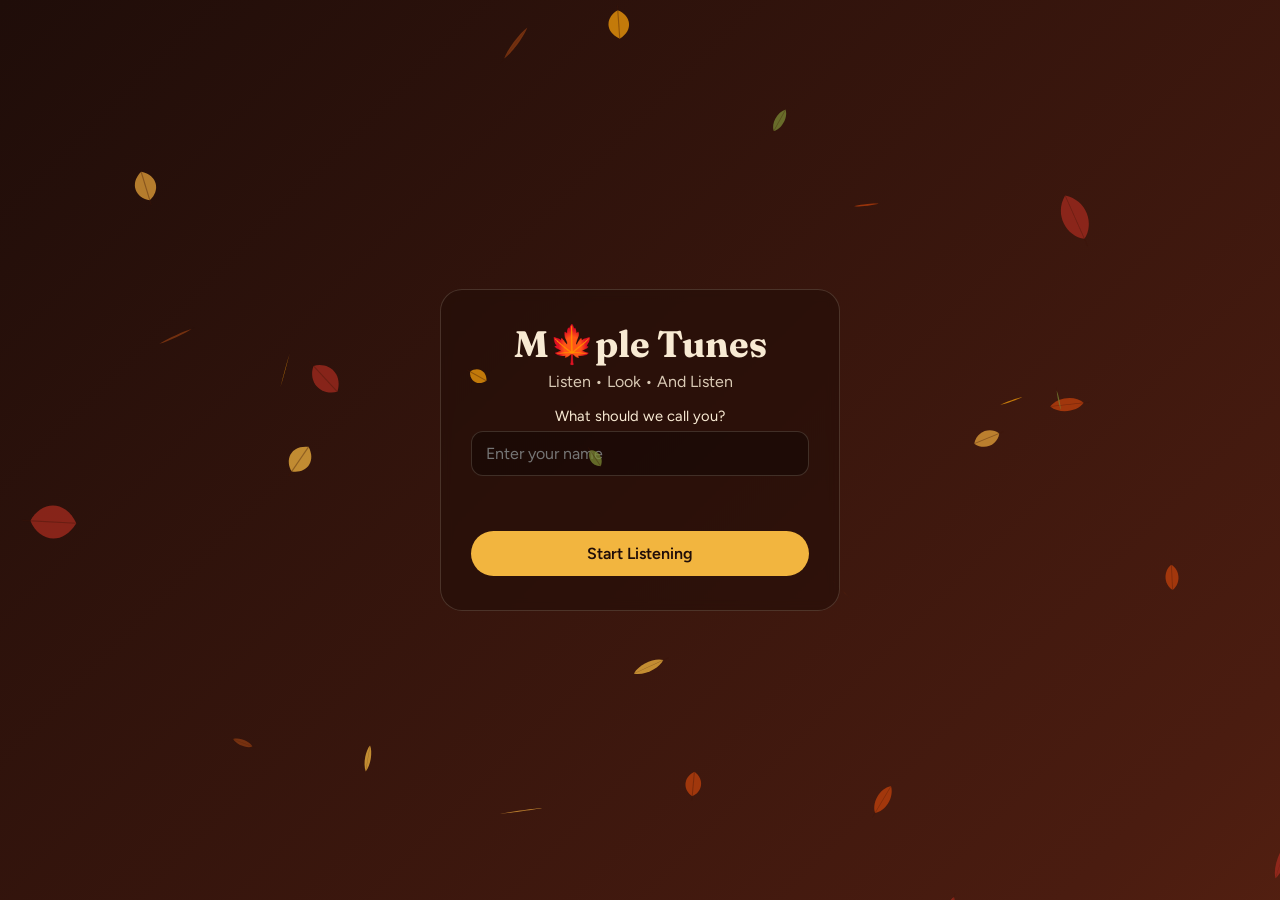
<file: index.html>
<!DOCTYPE html>
<html lang="en">
<head>
<meta charset="UTF-8">
<meta name="viewport" content="width=device-width, initial-scale=1">
<title>Autumn Tunes</title>

<!-- Fonts (optional: if you are offline, the page falls back to Georgia / system fonts) -->
<link rel="preconnect" href="https://fonts.googleapis.com">
<link href="https://fonts.googleapis.com/css2?family=Fraunces:opsz,wght@9..144,500;9..144,700&family=Figtree:wght@400;500;600&display=swap" rel="stylesheet">

<!-- Our styles -->
<link rel="stylesheet" href="style.css">
</head>

<body>

<!-- Falling leaves live on this canvas -->
<canvas id="leaves"></canvas>

<!-- =========================================================
     LOGIN SCREEN (people must pass this to see the player)
     ========================================================= -->
<div id="login">
  <form class="login-card" id="loginForm" autocomplete="off">
    <h1>M🍁ple Tunes</h1>
    <p class="sub">Listen • Look • And Listen</p>

    <label for="username">What should we call you?</label>
    <input id="username" type="text" placeholder="Enter your name" required>

   <!-- <label for="password">Password</label>
    <input id="password" type="password" required>-->

  <p id="loginError" role="alert"></p>
    <button class="btn-primary" type="submit">Start Listening</button>
   <!-- <p class="hint">Demo account: autumn / leaves123</p>-->
  </form>
</div>

<!-- =========================================================
     FORM SCREEN (people must pass this to see the player first)
     ========================================================= -->
<!--<div class="form_container">
    <form>
      <h1>Welcome to Maple🍁</h1>
      <div class="input-group">
        <label for="nickname">What should we call you?</label>
        <input type="text" id="nickname" placeholder="Enter your name">
        <div class="mood-group">
          <label for="mood">What's your mood today?</label>
          <select id="mood" required>
            <option value="" disabled selected>Select your mood</option>
            <option value="Energetic">⚡ Energetic</option>
            <option value="Chill">☕ Chill / Relaxed</option>
            <option value="Nostalgic">🌄 Nostalgia </option>
            <option value="Sad">🌧️ Melancholy / Sad</option>
            <option value="Inspired">🤍 Inlove / Inspired</option>
          </select>
        </div>
      </div>
      <button type="submit">Start Listening</button>
    </form>
  </div>-->     
     

<!-- =========================================================
     THE PLAYER
     ========================================================= -->
<div id="app" class="hidden">

  <header>
    <div class="brand">M🍁ple Tunes</div>
    <div class="user">
      <span id="userName"></span>
      <button class="link-btn" id="logoutBtn" type="button">Back to start</button>
      <button class="link-btn" id="playlistBtn" type="button">Playlist maker</button>
      <!--<a href="maple_playlist_maker.html" class="Energetic">
         <button type="button">Energetic</button>-->
    </div>
  </header>

  <main>
    <!-- Now playing + lyrics -->
    <section class="stage" aria-label="Now playing">
      <div class="now">
        <div class="cover" id="cover"></div>
        <div>
          <h2 id="title"></h2>
          <p id="artist"></p>
        </div>
      </div>
      <div class="lyrics" id="lyrics" aria-live="polite"></div>
    </section>

    <!-- Playlist on the side -->
    <aside class="playlist" aria-label="Playlist">
      <h3>Home Playlist</h3>
      <p class="count" id="count"></p>
      <ul id="list"></ul>
    </aside>
  </main>

  <!-- Bottom bar: previous / play-pause / stop / next -->
  <footer class="controls">
    <div class="mini">
      <div class="thumb" id="miniCover"></div>
      <div class="t-info">
        <span class="t-title" id="miniTitle"></span>
        <span class="t-artist" id="miniArtist"></span>
      </div>
    </div>

    <div class="center">
      <div class="buttons">
        <button class="icon-btn" id="btnPrev" type="button" aria-label="Previous song">
          <svg viewBox="0 0 24 24"><path d="M6 6h2v12H6zM9.5 12l8.5 6V6z"/></svg>
        </button>
        <button class="icon-btn play" id="btnPlay" type="button" aria-label="Play">
          <svg class="ico-play" viewBox="0 0 24 24"><path d="M8 5v14l11-7z"/></svg>
          <svg class="ico-pause" viewBox="0 0 24 24"><path d="M6 5h4v14H6zM14 5h4v14h-4z"/></svg>
        </button>
        <button class="icon-btn" id="btnStop" type="button" aria-label="Stop">
          <svg viewBox="0 0 24 24"><path d="M6 6h12v12H6z"/></svg>
        </button>
        <button class="icon-btn" id="btnNext" type="button" aria-label="Next song">
          <svg viewBox="0 0 24 24"><path d="M16 6h2v12h-2zM6 18l8.5-6L6 6z"/></svg>
        </button>
      </div>
      <div class="seek">
        <span id="curTime">0:00</span>
        <input id="seek" type="range" min="0" max="100" step="0.1" value="0" aria-label="Seek">
        <span id="durTime">0:00</span>
      </div>
    </div>

    <div class="volume">
      <span aria-hidden="true">🔈</span>
      <input id="volume" type="range" min="0" max="1" step="0.01" value="0.8" aria-label="Volume">
    </div>
  </footer>
</div>

<!-- Our JavaScript (must stay at the bottom, after the page content) -->
<script src="script.js"></script>
</body>
</html>
</file>
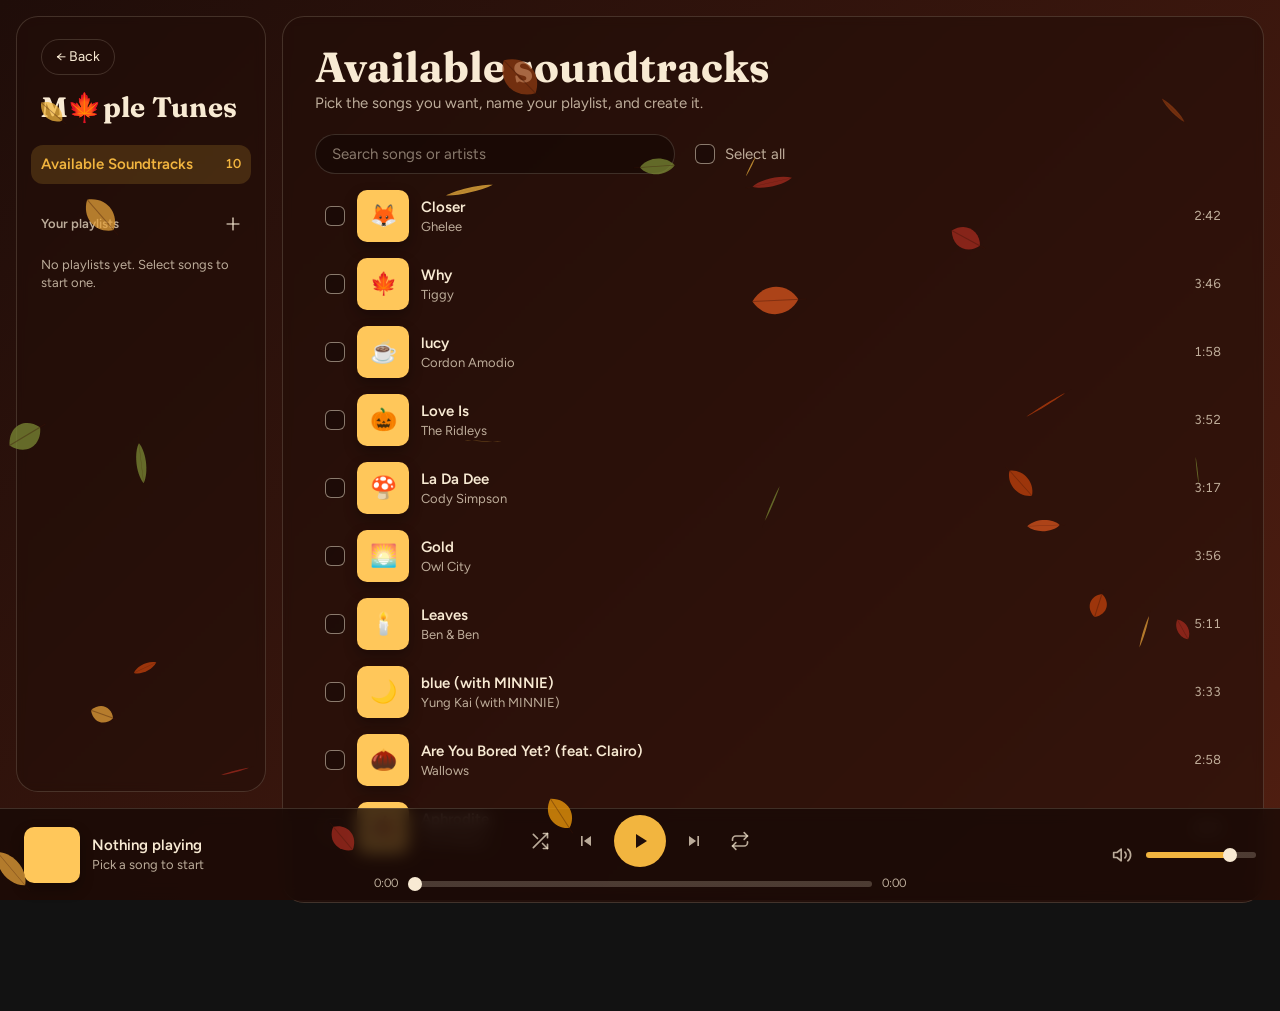
<file: maple_playlist_maker.html>
<!DOCTYPE html>
<html lang="en">
<head>
  <meta charset="UTF-8">
  <meta name="viewport" content="width=device-width, initial-scale=1">
  <title>Maple · Build your playlist</title>
  <link rel="stylesheet" href="maple_playlist_maker.css">
</head>
<body>

<!-- Falling leaves on this canvas -->
<canvas id="leaves" aria-hidden="true"></canvas>
  <div class="app">

    <aside class="side">
      <a class="back-link" href="index.html">← Back</a>
      <div class="brand">M🍁ple Tunes</div>

      <nav aria-label="Library">
        <button class="nav-item" id="navLibrary" data-act="go-library">
          <span class="nav-name">Available Soundtracks</span>
          <span class="nav-count" id="navCount"></span>
        </button>

        <div class="side-head">
          <h2>Your playlists</h2>
          <button class="icon-btn" data-act="new-list" aria-label="Create an empty playlist" data-icon="plus"></button>
        </div>
        <ul class="nav-list" id="playlistNav"></ul>
      </nav>
    </aside>

    <main class="main" id="main" tabindex="-1"></main>

  </div>

  <!-- Player bar -->
  <footer class="player" aria-label="Player">
    <div class="np">
      <div class="cover np-cover" id="npCover"></div>
      <div class="np-text">
        <div class="np-title" id="npTitle">Nothing playing</div>
        <div class="np-artist" id="npArtist">Choose a song to start</div>
      </div>
    </div>

    <div class="transport">
      <div class="controls">
        <button class="icon-btn" id="btnShuffle" aria-label="Shuffle" aria-pressed="false" data-icon="shuffle"></button>
        <button class="icon-btn" id="btnPrev" aria-label="Previous song" data-icon="prev"></button>
        <button class="play-btn" id="btnPlay" aria-label="Play"></button>
        <button class="icon-btn" id="btnNext" aria-label="Next song" data-icon="next"></button>
        <button class="icon-btn repeat" id="btnRepeat" aria-label="Repeat off" aria-pressed="false" data-icon="repeat"></button>
      </div>
      <div class="seek-row">
        <span class="time" id="tCur">0:00</span>
        <input type="range" id="seek" min="0" max="1000" value="0" step="1" aria-label="Seek">
        <span class="time" id="tDur">0:00</span>
      </div>
    </div>

    <div class="volume">
      <button class="icon-btn" id="btnMute" aria-label="Mute" data-icon="volume"></button>
      <input type="range" id="vol" min="0" max="100" value="80" aria-label="Volume">
    </div>
  </footer>

  <!-- Shared dialog (rename, edit artist, confirm) -->
  <dialog id="dlg">
    <form method="dialog">
      <h2 id="dlgTitle"></h2>
      <p id="dlgMsg" class="dlg-msg"></p>
      <label class="dlg-field" id="dlgField">
        <span id="dlgLabel"></span>
        <input type="text" id="dlgInput" maxlength="60" autocomplete="off">
      </label>
      <div class="dlg-actions">
        <button class="btn primary" id="dlgOk" value="ok">Save</button>
        <button class="btn" value="cancel" formnovalidate>Cancel</button>
      </div>
    </form>
  </dialog>

  <div class="toast" id="toast" role="status" aria-live="polite"></div>

  <script src="maple_playlist_maker.js"></script>
  <script src="leaves.js"></script>
</body>
</html>
</file>
<file: style.css>
/* =========================================================
   1. COLORS & BASICS  (change the colors here to restyle)
   ========================================================= */
:root{
  --bark:#1f0d09;       /* darkest brown   */
  --umber:#3a1a12;
  --rust:#b8431b;
  --ember:#e8742a;
  --gold:#f2b53f;       /* highlight color */
  --oxblood:#7a1f1b;
  --parchment:#f8ead3;  /* text color      */
  --panel:rgba(34,13,8,.55);
  --line:rgba(248,234,211,.16);
  --display:'Fraunces', Georgia, 'Times New Roman', serif;
  --ui:'Figtree', system-ui, -apple-system, 'Segoe UI', sans-serif;
}
*{box-sizing:border-box;margin:0;padding:0}
html,body{height:100%}
body{
  font-family:var(--ui);
  color:var(--parchment);
  overflow:hidden;
  /* slowly moving autumn gradient */
  background:linear-gradient(135deg,#1f0d09,#4a1c10 30%,#9a3a14 65%,#d9731f);
  background-size:300% 300%;
  animation:drift 40s ease-in-out infinite;
}
@keyframes drift{0%,100%{background-position:0% 50%}50%{background-position:100% 50%}}
.hidden{display:none !important}
button{font:inherit}
:focus-visible{outline:2px solid var(--gold);outline-offset:2px}

/* The falling leaves canvas floats above everything (clicks pass through it) */
#leaves{position:fixed;inset:0;z-index:10;pointer-events:none}

/* =========================================================
   2. LOGIN SCREEN
   ========================================================= */
#login{position:fixed;inset:0;z-index:5;display:grid;place-items:center;padding:20px;text-align: center;}
.login-card{
  width:min(400px,100%);
  background:var(--panel);
  backdrop-filter:blur(6px);-webkit-backdrop-filter:blur(6px);
  border:1px solid var(--line);border-radius:22px;padding:34px 30px;
}
.login-card h1{font-family:var(--display);font-size:2.3rem;line-height:1.1;margin-bottom:8px}
.login-card .sub{opacity:.85;margin-bottom:10px}
.login-card label{display:block;font-size:.92rem;margin:16px 0 6px}
.login-card input{
  width:100%;padding:12px 14px;border-radius:12px;border:1px solid var(--line);
  background:rgba(0,0,0,.3);color:var(--parchment);font:inherit;
}
.btn-primary{
  width:100%;margin-top:22px;padding:13px;border:0;border-radius:999px;
  background:var(--gold);color:var(--bark);font-weight:600;font-size:1rem;cursor:pointer;
}
.btn-primary:hover{background:#ffc75a}
#loginError{color:#ffb9a3;min-height:1.4em;margin-top:12px;font-size:.92rem}
.hint{margin-top:10px;font-size:.85rem;opacity:.75}

/* =========================================================
   2. LOGIN SCREEN
   ========================================================= */
/*.form_container {
  width: 520px;
  height: 500px;
  padding: 36px 32px 28px;
  background-color: rgba(45,25,10,0.25);
  border-radius: 28px;
  color: #fbeb86;
  box-shadow: 0 20px 50px rgba(0, 0, 0, 0.35);
  backdrop-filter: blur(8px);
  font-family: Georgia, 'Times New Roman', Times, serif;
  text-align: center;
}
.form_container h1 {
  margin:0 0 40px;
}
.input-group label {
  display: block;
  margin-bottom: 12px;
  font-size: 20px;
}
.input-group input {
  display: block;
  width: 80%;
  margin: 0 auto;
  width: 90%;
  height: 52px;
  border-radius: 22px;
}
#mood {
  display: block;
  width: 90%;
  height: 52px;
  margin: 0 auto;
  padding: 0 16px;
  font-size: 1.1rem;
  border-radius: 22px;
}

.mood-group {
  margin-top: 28px;     /* space between the name bar and "What's your mood today?" 
  text-align: center;
}

.mood-group label {
  display: block;
  margin-bottom: 12px;
}
button {
  width: 100%;
  height: 54px;
  margin-top: 24px;
  background: #fbeb86;
  color: #8a5a12;
  border: 0;
  border-radius: 999px;
  font-size: 1.1rem;
  font-weight: 600;
  cursor: pointer;
  transition: transform .15s, filter .15s;
}

button:hover  { filter: brightness(1.05); }
button:active { transform: scale(0.98); }
body {
  margin: 0;
  min-height: 100vh;
  display: grid;
  place-items: center;
}
*/
/* =========================================================
   3. APP LAYOUT  (header / main / bottom controls)
   ========================================================= */
#app{position:relative;z-index:2;height:100vh;height:100dvh;display:grid;grid-template-rows:auto 1fr auto}
header{display:flex;justify-content:space-between;align-items:center;padding:14px 24px}
.brand{font-family:var(--display);font-size:1.6rem;font-weight:700}
.user{display:flex;gap:12px;align-items:center;font-size:.95rem;}
.link-btn{background:none;border:1px solid var(--line);color:var(--parchment);padding:7px 14px;border-radius:999px;cursor:pointer}
.link-btn:hover{background:rgba(248,234,211,.12)}

main{display:grid;grid-template-columns:1fr 340px;gap:18px;padding:0 24px 18px;min-height:0}
.stage,.playlist{
  background:var(--panel);
  backdrop-filter:blur(5px);-webkit-backdrop-filter:blur(5px);
  border:1px solid var(--line);border-radius:22px;min-height:0;
}

/* ---- Now playing + lyrics ---- */
.stage{display:flex;flex-direction:column;padding:24px}
.now{display:flex;gap:22px;align-items:center;margin-bottom:12px}
.cover{
  width:132px;height:132px;flex:none;border-radius:18px;display:grid;place-items:center;
  font-size:4rem;box-shadow:0 14px 30px rgba(0,0,0,.35);
}
.now h2{font-family:var(--display);font-size:clamp(1.8rem,4vw,2.9rem);line-height:1.05}
.now p{margin-top:8px;opacity:.85}

.lyrics{
  position:relative;flex:1;min-height:0;overflow-y:auto;
  -webkit-mask-image:linear-gradient(transparent,#000 16%,#000 84%,transparent);
  mask-image:linear-gradient(transparent,#000 16%,#000 84%,transparent);
  scrollbar-width:none;
}
.lyrics::-webkit-scrollbar{display:none}
.line{
  font-family:var(--display);font-size:clamp(1.25rem,2.5vw,1.9rem);line-height:1.35;
  padding:7px 4px;opacity:.38;cursor:pointer;transform-origin:left center;
  transition:opacity .35s,transform .35s,color .35s;
}
.line.past{opacity:.55}
.line.active{opacity:1;color:var(--gold);transform:scale(1.06)}

/* ---- Playlist in the side ---- */
.playlist{display:flex;flex-direction:column;padding:18px 10px 10px}
.playlist h3{font-family:var(--display);font-size:1.3rem;padding:0 12px}
.playlist .count{font-size:.85rem;opacity:.75;padding:2px 12px 12px}
#list{list-style:none;overflow-y:auto;min-height:0}
.track{
  display:grid;grid-template-columns:44px 1fr auto;gap:12px;align-items:center;
  width:100%;padding:8px 10px;border:0;border-radius:12px;background:none;color:inherit;text-align:left;cursor:pointer;
}
.track:hover{background:rgba(248,234,211,.09)}
.track.active{background:rgba(242,181,63,.17)}
.thumb{position:relative;width:44px;height:44px;border-radius:10px;display:grid;place-items:center;font-size:1.4rem}
.t-info{display:flex;flex-direction:column;min-width:0}
.t-title{font-weight:600;white-space:nowrap;overflow:hidden;text-overflow:ellipsis}
.t-artist{font-size:.82rem;opacity:.72;white-space:nowrap;overflow:hidden;text-overflow:ellipsis}
.t-dur{font-size:.85rem;opacity:.72;font-variant-numeric:tabular-nums}

/* little dancing bars shown on the track that is playing */
.eq{position:absolute;inset:0;border-radius:10px;background:rgba(31,13,9,.7);display:none;align-items:center;justify-content:center;gap:3px}
.eq i{display:block;width:3px;height:16px;border-radius:2px;background:var(--gold);transform-origin:bottom;animation:bounce .8s ease-in-out infinite}
.eq i:nth-child(2){animation-delay:.2s}
.eq i:nth-child(3){animation-delay:.4s}
@keyframes bounce{0%,100%{transform:scaleY(.3)}50%{transform:scaleY(1)}}
body.is-playing .track.active .eq{display:flex}

/* =========================================================
   4. BOTTOM CONTROLS
   ========================================================= */
.controls{
  display:grid;grid-template-columns:1fr minmax(280px,560px) 1fr;gap:16px;align-items:center;
  padding:12px 24px 16px;background:rgba(24,9,6,.78);
  backdrop-filter:blur(8px);-webkit-backdrop-filter:blur(8px);border-top:1px solid var(--line);
}
.mini{display:flex;gap:12px;align-items:center;min-width:0}
.mini .thumb{flex:none}
.center{display:flex;flex-direction:column;gap:6px}
.buttons{display:flex;justify-content:center;align-items:center;gap:10px}
.icon-btn{
  width:44px;height:44px;border-radius:50%;border:0;background:transparent;color:var(--parchment);
  display:grid;place-items:center;cursor:pointer;transition:background .2s,transform .1s;
}
.icon-btn:hover{background:rgba(248,234,211,.14)}
.icon-btn:active{transform:scale(.93)}
.icon-btn svg{width:22px;height:22px;fill:currentColor}
.icon-btn.play{width:56px;height:56px;background:var(--gold);color:var(--bark)}
.icon-btn.play:hover{background:#ffc75a}
body.is-playing .ico-play{display:none}
body:not(.is-playing) .ico-pause{display:none}

.seek{display:flex;gap:10px;align-items:center;font-size:.82rem;font-variant-numeric:tabular-nums}
.volume{display:flex;justify-content:flex-end;align-items:center;gap:8px;font-size:1.1rem}
.volume input{width:110px;flex:none}

input[type=range]{
  -webkit-appearance:none;appearance:none;flex:1;height:6px;border-radius:999px;cursor:pointer;
  background:linear-gradient(to right,var(--gold) var(--fill,0%),rgba(248,234,211,.22) var(--fill,0%));
}
input[type=range]::-webkit-slider-thumb{-webkit-appearance:none;width:14px;height:14px;border-radius:50%;background:var(--parchment);border:0}
input[type=range]::-moz-range-thumb{width:14px;height:14px;border-radius:50%;background:var(--parchment);border:0}

/* =========================================================
   5. PHONES & SMALL SCREENS
   ========================================================= */
@media (max-width:820px){
  header{padding:12px 16px}
  main{display:block;overflow-y:auto;padding:0 14px 14px}
  .stage{padding:18px;margin-bottom:14px}
  .cover{width:92px;height:92px;font-size:2.8rem}
  .now{gap:16px}
  .lyrics{flex:none;height:38vh}
  .playlist{min-height:auto}
  #list{overflow:visible}
  .controls{grid-template-columns:1fr;padding:10px 16px 14px}
  .mini,.volume{display:none}
}
</file>
<file: maple_playlist_maker.css>
@import url('https://fonts.googleapis.com/css2?family=Figtree:wght@400;500;600&family=Fraunces:opsz,wght@9..144,600;700&display=swap');

/* =========================================================
   1. COLORS & BASICS  (change the colors here to restyle)
   ========================================================= */
:root {
  --bark: #1f0d09;        /* darkest brown   */
  --umber: #3a1a12;
  --rust: #b8431b;
  --ember: #e8742a;
  --gold: #f2b53f;        /* highlight color */
  --oxblood: #7a1f1b;
  --parchment: #f8ead3;   /* text color      */
  --panel: rgba(34, 13, 8, .55);
  --line: rgba(248, 234, 211, .16);
  --soft: rgba(248, 234, 211, .09);     /* hover background */
  --pick: rgba(242, 181, 63, .17);      /* selected / active background */
  --muted: rgba(248, 234, 211, .72);    /* secondary text */
  --radius: 12px;
  --display: 'Fraunces', Georgia, 'Times New Roman', serif;
  --ui: 'Figtree', system-ui, -apple-system, 'Segoe UI', sans-serif;
  --player-h: 92px;
  color-scheme: dark;
}

* { box-sizing: border-box; }

html { -webkit-text-size-adjust: 100%; }

body {
  margin: 0;
  min-height: 100vh;
  color: var(--parchment);
  font: 15px/1.4 var(--ui);
  /* slowly moving autumn gradient */
  background: linear-gradient(135deg, #1f0d09, #4a1c10 30%, #9a3a14 65%, #d9731f);
  background-size: 300% 300%;
  background-attachment: fixed;
  animation: drift 40s ease-in-out infinite;
}
@keyframes drift {
  0%, 100% { background-position: 0% 50%; }
  50% { background-position: 100% 50%; }
}


::selection { background: var(--gold); color: var(--bark); }

button, input, select { font: inherit; color: inherit; }
button { cursor: pointer; }
button:disabled { cursor: default; opacity: .35; }

select option { background: var(--umber); color: var(--parchment); }

:focus-visible {
  outline: 2px solid var(--gold);
  outline-offset: 2px;
}

[hidden] { display: none !important; }

svg.ic { width: 20px; height: 20px; display: block; }
svg.ic.fill { fill: currentColor; }
svg.ic.stroke { fill: none; stroke: currentColor; stroke-width: 2; stroke-linecap: round; stroke-linejoin: round; }

/* =========================================================
   2. APP LAYOUT  (sidebar / main / bottom player)
   ========================================================= */

.app {
  display: grid;
  grid-template-columns: 266px minmax(0, 1fr);
  min-height: 100vh;
  padding-bottom: var(--player-h);
}

.side {
  position: sticky;
  top: 16px;
  height: calc(100vh - var(--player-h) - 32px);
  margin: 16px 0 16px 16px;
  overflow-y: auto;
  padding: 22px 14px;
  background: var(--panel);
  backdrop-filter: blur(5px);
  -webkit-backdrop-filter: blur(5px);
  border: 1px solid var(--line);
  border-radius: 22px;
}

.brand {
  display: block;
  margin: 0 0 24px 10px;
  padding: 0;
  border: 0;
  background: none;
  color: var(--parchment);
  font: 700 28px/1 var(--display);
  letter-spacing: .01em;
}

.nav-item {
  display: flex;
  align-items: center;
  justify-content: space-between;
  gap: 10px;
  width: 100%;
  padding: 9px 10px;
  border: 0;
  border-radius: var(--radius);
  background: none;
  color: var(--parchment);
  text-align: left;
}
.nav-item:hover { background: var(--soft); }
.nav-item.active { background: var(--pick); color: var(--gold); font-weight: 600; }
.nav-name { overflow: hidden; text-overflow: ellipsis; white-space: nowrap; }
.nav-count { color: var(--muted); font-size: 13px; font-variant-numeric: tabular-nums; }
.nav-item.active .nav-count { color: inherit; }

.nav-list { list-style: none; margin: 0; padding: 0; }
.nav-empty { padding: 8px 10px; color: var(--muted); font-size: 13px; }

.side-head {
  display: flex;
  align-items: center;
  justify-content: space-between;
  margin: 22px 0 6px 10px;
}
.side-head h2 { margin: 0; font-size: 13px; font-weight: 600; color: var(--muted); }

.main {
  min-width: 0;
  margin: 16px 16px 16px 16px;
  padding: 28px 32px 40px;
  background: var(--panel);
  backdrop-filter: blur(5px);
  -webkit-backdrop-filter: blur(5px);
  border: 1px solid var(--line);
  border-radius: 22px;
}
.main:focus { outline: none; }

/* ---------- Buttons ---------- */

.back-link {
  display: inline-flex;
  align-items: center;
  gap: 6px;
  margin: 0 0 18px 10px;
  padding: 7px 14px;
  border: 1px solid var(--line);
  border-radius: 999px;
  color: var(--parchment);
  font-size: 14px;
  text-decoration: none;
}
.back-link:hover { background: rgba(248, 234, 211, .12); }

.btn {
  display: inline-flex;
  align-items: center;
  justify-content: center;
  gap: 8px;
  min-height: 38px;
  padding: 0 16px;
  border: 1px solid var(--line);
  border-radius: 999px;
  background: transparent;
  color: var(--parchment);
  font-weight: 500;
  white-space: nowrap;
}
.btn:hover:not(:disabled) { background: rgba(248, 234, 211, .12); }
.btn.primary { background: var(--gold); border-color: var(--gold); color: var(--bark); font-weight: 600; }
.btn.primary:hover:not(:disabled) { background: #ffc75a; border-color: #ffc75a; }
.btn.danger { color: #ffb9a3; }
.btn.ghost { border-color: transparent; color: var(--muted); }
.btn svg.ic { width: 18px; height: 18px; }

.icon-btn {
  display: inline-grid;
  place-items: center;
  width: 36px;
  height: 36px;
  flex: none;
  padding: 0;
  border: 0;
  border-radius: 50%;
  background: none;
  color: var(--muted);
  transition: background .2s, transform .1s;
}
.icon-btn:hover:not(:disabled) { background: rgba(248, 234, 211, .14); color: var(--parchment); }
.icon-btn:active:not(:disabled) { transform: scale(.93); }
.icon-btn[aria-pressed="true"] { color: var(--gold); }

.play-btn {
  display: inline-grid;
  place-items: center;
  width: 52px;
  height: 52px;
  padding: 0;
  border: 0;
  border-radius: 50%;
  background: var(--gold);
  color: var(--bark);
  transition: background .2s, transform .1s;
}
.play-btn:hover { background: #ffc75a; }
.play-btn:active { transform: scale(.95); }
.play-btn svg.ic { width: 24px; height: 24px; }

/* ---------- Covers (white and blank, with the artist name) ---------- */

.cover {
  container-type: inline-size;
  aspect-ratio: 1;
  display: grid;
  place-items: center;
  padding: 8%;
  background: #ffc75a;
  border: 0;
  border-radius: 10px;
  box-shadow: 0 6px 14px rgba(0, 0, 0, .3);
}
.cover span {
  max-width: 100%;
  color: var(--bark);
  font-family: var(--display);
  font-weight: 600;
  font-size: 9px;
  font-size: clamp(9px, 14cqw, 24px);
  line-height: 1.15;
  text-align: center;
  overflow: hidden;
  overflow-wrap: anywhere;
  display: -webkit-box;
  -webkit-line-clamp: 4;
  line-clamp: 4;
  -webkit-box-orient: vertical;
}
.cover.is-unknown span { color: #a08a7c; font-weight: 400; }

/*Update on page cover*/
.cover.is-emoji span {
  display: block;
  overflow: visible;
  font-size: 26px;
  font-size: 50cqw;
  line-height: 1.3;
}

/* ---------- Page head ---------- */

.page-head { margin-bottom: 20px; }
.page-head h1 {
  margin: 0 0 4px;
  font: 700 clamp(28px, 4vw, 42px)/1.05 var(--display);
  overflow-wrap: anywhere;
}
.page-sub { margin: 0; color: var(--muted); }

.head-actions { display: flex; flex-wrap: wrap; gap: 8px; margin-top: 16px; }

/* ---------- Search + selection toolbar ---------- */

.toolbar {
  display: flex;
  flex-wrap: wrap;
  align-items: center;
  gap: 12px 20px;
  margin-bottom: 8px;
}

.search {
  flex: 1 1 220px;
  max-width: 360px;
  min-height: 40px;
  padding: 0 16px;
  border: 1px solid var(--line);
  border-radius: 999px;
  background: rgba(0, 0, 0, .3);
  color: var(--parchment);
}
.search::placeholder,
.builder input[type="text"]::placeholder,
.dlg-field input::placeholder { color: rgba(248, 234, 211, .5); }

.select-all {
  display: inline-flex;
  align-items: center;
  gap: 10px;
  color: var(--muted);
  cursor: pointer;
}

/* ---------- Builder bar ---------- */

.builder {
  position: sticky;
  top: 0;
  z-index: 5;
  display: flex;
  flex-wrap: wrap;
  align-items: center;
  gap: 10px 12px;
  margin: 0 -12px 8px;
  padding: 12px;
  border: 1px solid var(--line);
  border-radius: 16px;
  background: rgba(24, 9, 6, .92);
  backdrop-filter: blur(8px);
  -webkit-backdrop-filter: blur(8px);
  box-shadow: 0 10px 24px -12px rgba(0, 0, 0, .6);
}
.builder .sel-info { font-weight: 600; margin-right: 4px; }
.builder .sel-info small { font-weight: 400; color: var(--muted); }
.builder input[type="text"], .builder select {
  min-height: 38px;
  padding: 0 12px;
  border: 1px solid var(--line);
  border-radius: 10px;
  background: rgba(0, 0, 0, .3);
  color: var(--parchment);
}
.builder input[type="text"] { flex: 1 1 180px; min-width: 0; }
.builder .or { color: var(--muted); font-size: 13px; }
.builder .push { margin-left: auto; }

/* ---------- Song rows ---------- */

.list { display: flex; flex-direction: column; }

.row {
  display: flex;
  align-items: center;
  gap: 12px;
  padding: 8px 10px;
  border-radius: var(--radius);
}
.row:hover { background: var(--soft); }
.row.is-selected { background: var(--pick); }

.meta { flex: 1; min-width: 0; cursor: default; }
label.meta { cursor: pointer; }
.title {
  overflow: hidden;
  text-overflow: ellipsis;
  white-space: nowrap;
  font-weight: 600;
}
.artist {
  overflow: hidden;
  text-overflow: ellipsis;
  white-space: nowrap;
  color: var(--muted);
  font-size: 13px;
}
.artist.is-unknown { font-style: italic; }
.row.is-current .title { color: var(--gold); }

.dur { color: var(--muted); font-size: 13px; font-variant-numeric: tabular-nums; }

.row-actions { display: flex; gap: 2px; }

.cover-btn {
  position: relative;
  width: 52px;
  flex: none;
  padding: 0;
  border: 0;
  border-radius: 10px;
  background: none;
}
.cover-state {
  position: absolute;
  inset: 0;
  display: grid;
  place-items: center;
  border-radius: 10px;
  background: rgba(31, 13, 9, .7);
  color: var(--parchment);
  opacity: 0;
  transition: opacity .12s;
}
.cover-btn:hover .cover-state,
.cover-btn:focus-visible .cover-state,
.row.is-playing .cover-state { opacity: 1; }

/* little dancing bars shown on the song that is playing */
.eq { display: none; align-items: flex-end; gap: 3px; height: 16px; }
.eq i { width: 3px; height: 100%; border-radius: 2px; background: var(--gold); transform-origin: bottom; animation: eq .8s ease-in-out infinite; }
.eq i:nth-child(2) { animation-delay: -.2s; }
.eq i:nth-child(3) { animation-delay: -.4s; }
@keyframes eq { 0%, 100% { transform: scaleY(.3); } 50% { transform: scaleY(1); } }
.row.is-playing .eq { display: flex; }
.row.is-playing .cover-state .ic { display: none; }

/* custom checkbox */
.check { position: relative; display: inline-grid; place-items: center; flex: none; cursor: pointer; }
.check input { position: absolute; opacity: 0; width: 22px; height: 22px; margin: 0; cursor: pointer; }
.check .box {
  width: 20px;
  height: 20px;
  border: 1.5px solid rgba(248, 234, 211, .5);
  border-radius: 6px;
  background: rgba(0, 0, 0, .25);
  transition: background .1s, border-color .1s;
}
.check input:checked + .box { background: var(--gold); border-color: var(--gold); }
.check input:checked + .box::after {
  content: "";
  display: block;
  width: 5px;
  height: 10px;
  margin: 2px 0 0 6px;
  border: solid var(--bark);
  border-width: 0 2px 2px 0;
  transform: rotate(45deg);
}
.check input:focus-visible + .box { outline: 2px solid var(--gold); outline-offset: 2px; }

.empty {
  margin: 24px 0;
  padding: 36px 20px;
  border: 1px dashed var(--line);
  border-radius: 16px;
  color: var(--muted);
  text-align: center;
}
.empty strong { display: block; margin-bottom: 4px; color: var(--parchment); }

/* =========================================================
   3. BOTTOM PLAYER
   ========================================================= */

.player {
  position: fixed;
  inset: auto 0 0 0;
  z-index: 10;
  display: grid;
  grid-template-columns: minmax(0, 1fr) minmax(280px, 560px) minmax(0, 1fr);
  align-items: center;
  gap: 16px;
  height: var(--player-h);
  padding: 0 24px;
  border-top: 1px solid var(--line);
  background: rgba(24, 9, 6, .78);
  backdrop-filter: blur(8px);
  -webkit-backdrop-filter: blur(8px);
}

.np { display: flex; align-items: center; gap: 12px; min-width: 0; }
.np-cover { width: 56px; flex: none; }
.np-text { min-width: 0; }
.np-title { overflow: hidden; text-overflow: ellipsis; white-space: nowrap; font-weight: 600; }
.np-artist { overflow: hidden; text-overflow: ellipsis; white-space: nowrap; color: var(--muted); font-size: 13px; }

.transport { display: flex; flex-direction: column; gap: 6px; }
.controls { display: flex; align-items: center; justify-content: center; gap: 10px; }
.seek-row { display: flex; align-items: center; gap: 10px; }
.time { width: 38px; color: var(--muted); font-size: 12px; font-variant-numeric: tabular-nums; }
.time:first-child { text-align: right; }

.volume { display: flex; align-items: center; justify-content: flex-end; gap: 6px; }
.volume input[type="range"] { width: 110px; flex: none; }

.repeat { position: relative; }
.repeat[data-mode="one"]::after {
  content: "1";
  position: absolute;
  top: 5px;
  right: 6px;
  font-size: 9px;
  font-weight: 700;
  color: var(--gold);
}

/* range sliders */
input[type="range"] {
  -webkit-appearance: none;
  appearance: none;
  flex: 1;
  min-width: 0;
  height: 6px;
  margin: 8px 0;
  border-radius: 999px;
  background: linear-gradient(to right, var(--gold) var(--pct, 0%), rgba(248, 234, 211, .22) var(--pct, 0%));
  cursor: pointer;
}
input[type="range"]::-webkit-slider-runnable-track { height: 6px; background: transparent; }
input[type="range"]::-moz-range-track { height: 6px; background: transparent; }
input[type="range"]::-webkit-slider-thumb {
  -webkit-appearance: none;
  width: 14px;
  height: 14px;
  margin-top: -4px;
  border: 0;
  border-radius: 50%;
  background: var(--parchment);
}
input[type="range"]::-moz-range-thumb {
  width: 14px;
  height: 14px;
  border: 0;
  border-radius: 50%;
  background: var(--parchment);
}

/* =========================================================
   4. DIALOG + TOAST
   ========================================================= */

dialog {
  width: min(92vw, 400px);
  padding: 26px;
  border: 1px solid var(--line);
  border-radius: 22px;
  background: rgba(34, 13, 8, .96);
  color: var(--parchment);
  box-shadow: 0 20px 50px rgba(0, 0, 0, .5);
}
dialog::backdrop { background: rgba(31, 13, 9, .65); }
dialog h2 { margin: 0 0 6px; font: 700 24px/1.15 var(--display); overflow-wrap: anywhere; }
.dlg-msg { margin: 0 0 12px; color: var(--muted); }
.dlg-msg:empty { display: none; }
.dlg-field { display: block; margin-top: 12px; }
.dlg-field span { display: block; margin-bottom: 6px; color: var(--muted); font-size: 13px; }
.dlg-field input {
  width: 100%;
  min-height: 42px;
  padding: 0 14px;
  border: 1px solid var(--line);
  border-radius: 12px;
  background: rgba(0, 0, 0, .3);
  color: var(--parchment);
}
.dlg-actions { display: flex; flex-direction: row-reverse; justify-content: flex-start; gap: 8px; margin-top: 20px; }
.btn.primary.danger-fill { background: var(--oxblood); border-color: var(--oxblood); color: var(--parchment); }
.btn.primary.danger-fill:hover:not(:disabled) { background: #9a2a24; border-color: #9a2a24; }

.toast {
  position: fixed;
  left: 50%;
  bottom: calc(var(--player-h) + 14px);
  z-index: 20;
  max-width: min(92vw, 420px);
  padding: 10px 18px;
  border-radius: 999px;
  background: var(--gold);
  color: var(--bark);
  font-size: 14px;
  font-weight: 500;
  text-align: center;
  box-shadow: 0 10px 24px rgba(0, 0, 0, .4);
  opacity: 0;
  pointer-events: none;
  transform: translate(-50%, 8px);
  transition: opacity .15s, transform .15s;
}
.toast.show { opacity: 1; transform: translate(-50%, 0); }

/* =========================================================
   5. PHONES & SMALL SCREENS
   ========================================================= */

@media (max-width: 760px) {
  :root { --player-h: 158px; }

  .app { grid-template-columns: minmax(0, 1fr); }

  .side {
    position: static;
    height: auto;
    margin: 12px 12px 0;
    padding: 16px 16px 8px;
  }
  .brand { margin: 0 0 12px; font-size: 24px; }

  .side nav { display: flex; align-items: center; gap: 8px; overflow-x: auto; padding-bottom: 8px; }
  .side-head { display: none; }
  .nav-list { display: flex; gap: 8px; }
  .nav-item {
    width: auto;
    border: 1px solid var(--line);
    border-radius: 999px;
    white-space: nowrap;
  }
  .nav-item.active { border-color: var(--gold); }
  .nav-item .nav-name { max-width: 140px; }
  .nav-empty { display: none; }
  .mobile-new { display: inline-flex; }

  .main { margin: 12px; padding: 20px 16px 24px; }

  .builder { margin: 0 -4px 8px; }
  .builder .push { margin-left: 0; }

  .player {
    grid-template-columns: minmax(0, 1fr);
    grid-template-rows: auto auto;
    align-content: center;
    gap: 6px;
    padding: 10px 16px;
  }
  .np-cover { width: 44px; }
  .volume { display: none; }
  .controls { gap: 6px; }
}

@media (prefers-reduced-motion: reduce) {
  body { animation: none; }
  .eq i { animation: none; transform: scaleY(.7); }
  .toast, .cover-state { transition: none; }
}

#leaves {
  position: fixed;
  inset: 0;
  z-index: 15;
  pointer-events: none;
}
</file>
